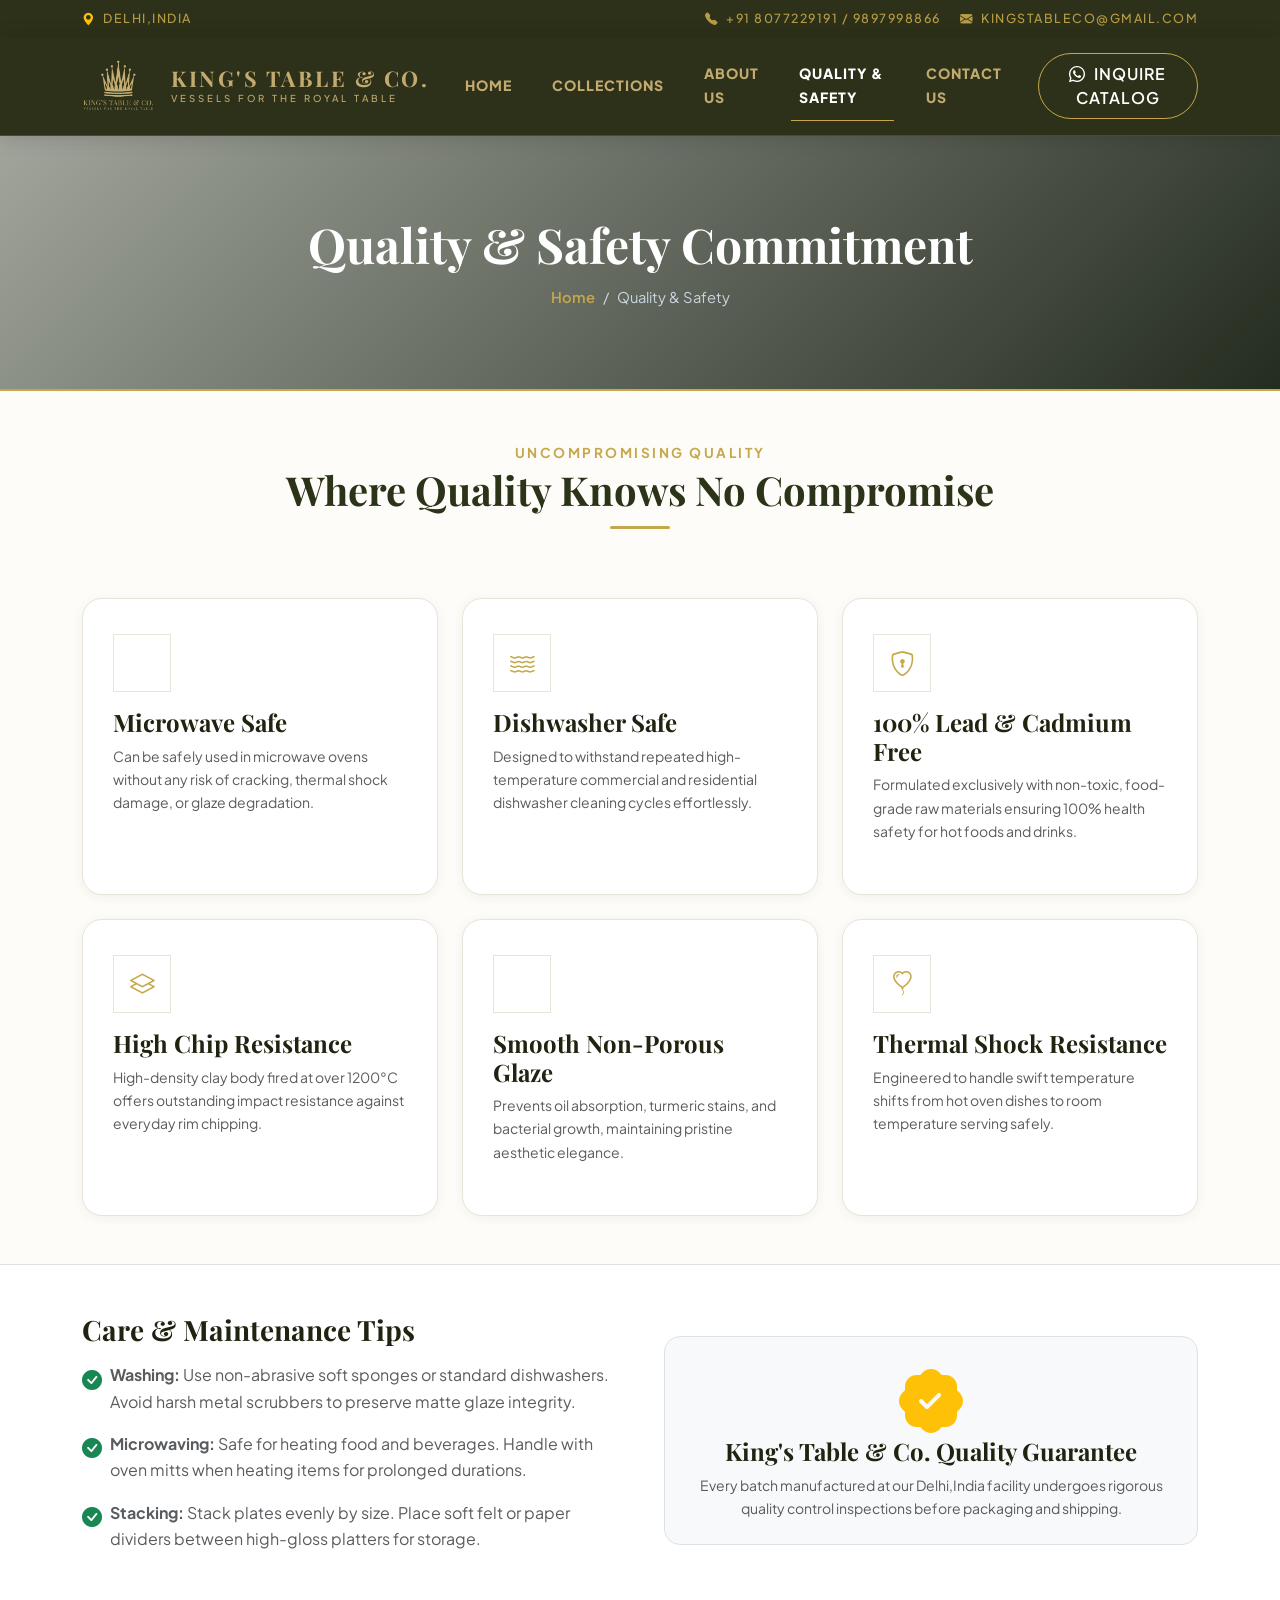
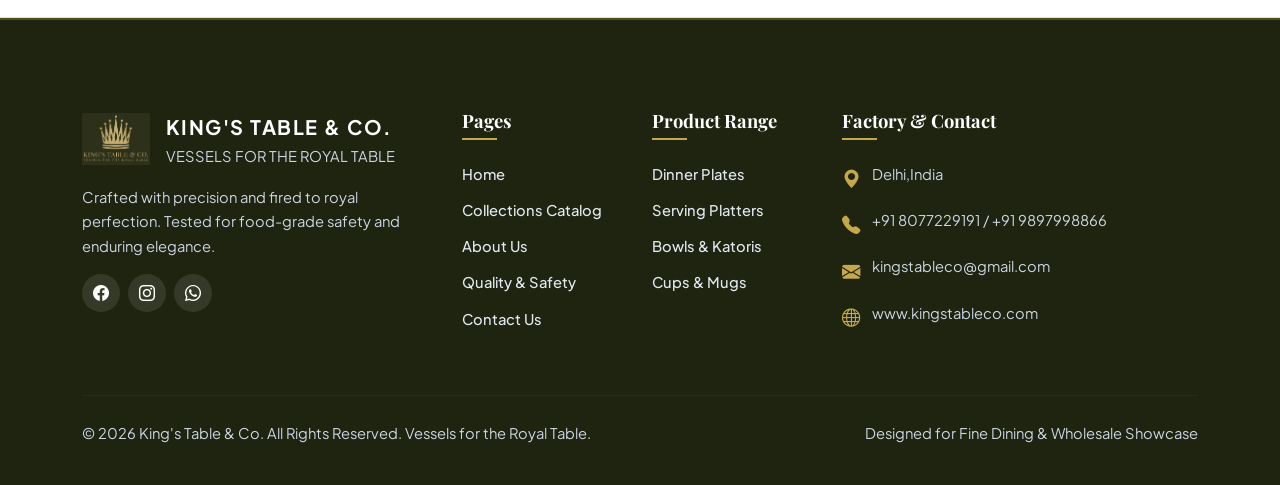
<file: quality.html>
<!DOCTYPE html>
<html lang="en">
<head>
  <meta charset="UTF-8">
  <meta name="viewport" content="width=device-width, initial-scale=1.0">
  <title>King's Table & Co. | Quality Standards & Food Safety</title>
  <meta name="description" content="Discover King's Table & Co.'s commitment to food-safe, lead-free, microwave-safe, and dishwasher-durable royal ceramic tableware standards.">
  
  <!-- Google Fonts -->
  <link rel="preconnect" href="https://fonts.googleapis.com">
  <link rel="preconnect" href="https://fonts.gstatic.com" crossorigin>
  <link href="https://fonts.googleapis.com/css2?family=Playfair+Display:ital,wght@0,500;0,700;0,800;1,400&family=Plus+Jakarta+Sans:wght@400;500;600;700&display=swap" rel="stylesheet">
  
  <!-- Bootstrap 5 CSS & Icons -->
  <link href="https://cdn.jsdelivr.net/npm/bootstrap@5.3.2/dist/css/bootstrap.min.css" rel="stylesheet">
  <link rel="stylesheet" href="https://cdn.jsdelivr.net/npm/bootstrap-icons@1.11.1/font/bootstrap-icons.css">
  
  <!-- Custom Stylesheet -->
  <link rel="stylesheet" href="styles.css">
</head>
<body>

  <!-- Top Bar -->
  <div class="top-bar d-none d-md-block">
    <div class="container d-flex justify-content-between align-items-center">
      <div><i class="bi bi-geo-alt-fill text-warning me-1"></i> Delhi,India</div>
      <div>
        <span class="me-3"><i class="bi bi-telephone-fill me-1"></i> +91 8077229191 / 9897998866</span>
        <span><i class="bi bi-envelope-fill me-1"></i> kingstableco@gmail.com</span>
      </div>
    </div>
  </div>

  <!-- Navigation Bar -->
  <nav class="navbar navbar-expand-lg sticky-top">
    <div class="container">
      <a class="navbar-brand d-flex align-items-center gap-3" href="index.html">
        <div class="logo-img-wrapper">
          <img src="img/kings_table_logo.jpg" alt="King's Table & Co. Logo" class="logo-img">
        </div>
        <div class="brand-title-group">
          <span class="brand-text">KING'S TABLE & CO.</span>
          <span class="brand-tagline">VESSELS FOR THE ROYAL TABLE</span>
        </div>
      </a>
      <button class="navbar-toggler navbar-dark" type="button" data-bs-toggle="collapse" data-bs-target="#navbarNav">
        <span class="navbar-toggler-icon"></span>
      </button>
      <div class="collapse navbar-collapse" id="navbarNav">
        <ul class="navbar-nav ms-auto align-items-center">
          <li class="nav-item"><a class="nav-link" href="index.html">Home</a></li>
          <li class="nav-item"><a class="nav-link" href="collections.html">Collections</a></li>
          <li class="nav-item"><a class="nav-link" href="about.html">About Us</a></li>
          <li class="nav-item"><a class="nav-link active" href="quality.html">Quality & Safety</a></li>
          <li class="nav-item"><a class="nav-link" href="contact.html">Contact Us</a></li>
          <li class="nav-item ms-lg-3 mt-2 mt-lg-0">
            <a href="https://wa.me/918077229191?text=Hello%20King%27s%20Table%20%26%20Co.%2C%20I%20have%20a%20quality%20inquiry." 
               target="_blank" class="btn btn-primary-custom py-2 px-4 fs-6">
              <i class="bi bi-whatsapp me-1"></i> Inquire Catalog
            </a>
          </li>
        </ul>
      </div>
    </div>
  </nav>

  <!-- Page Header Banner -->
  <section class="page-header-banner">
    <div class="container">
      <h1 class="page-header-title">Quality & Safety Commitment</h1>
      <div class="breadcrumb-custom">
        <a href="index.html">Home</a> <span>/</span> <span>Quality & Safety</span>
      </div>
    </div>
  </section>

  <!-- Quality Pillars Section -->
  <section class="py-5">
    <div class="container">
      <div class="section-title-wrap">
        <span class="section-tag">Uncompromising Quality</span>
        <h2 class="section-title">Where Quality Knows No Compromise</h2>
        <div class="divider-line"></div>
      </div>

      <div class="row g-4 mt-3">
        <div class="col-md-6 col-lg-4">
          <div class="quality-detail-card">
            <div class="feature-icon mb-3"><i class="bi bi-microwave"></i></div>
            <h4 class="fw-bold mb-2">Microwave Safe</h4>
            <p class="text-muted small">Can be safely used in microwave ovens without any risk of cracking, thermal shock damage, or glaze degradation.</p>
          </div>
        </div>

        <div class="col-md-6 col-lg-4">
          <div class="quality-detail-card">
            <div class="feature-icon mb-3"><i class="bi bi-water"></i></div>
            <h4 class="fw-bold mb-2">Dishwasher Safe</h4>
            <p class="text-muted small">Designed to withstand repeated high-temperature commercial and residential dishwasher cleaning cycles effortlessly.</p>
          </div>
        </div>

        <div class="col-md-6 col-lg-4">
          <div class="quality-detail-card">
            <div class="feature-icon mb-3"><i class="bi bi-shield-lock"></i></div>
            <h4 class="fw-bold mb-2">100% Lead & Cadmium Free</h4>
            <p class="text-muted small">Formulated exclusively with non-toxic, food-grade raw materials ensuring 100% health safety for hot foods and drinks.</p>
          </div>
        </div>

        <div class="col-md-6 col-lg-4">
          <div class="quality-detail-card">
            <div class="feature-icon mb-3"><i class="bi bi-layers"></i></div>
            <h4 class="fw-bold mb-2">High Chip Resistance</h4>
            <p class="text-muted small">High-density clay body fired at over 1200°C offers outstanding impact resistance against everyday rim chipping.</p>
          </div>
        </div>

        <div class="col-md-6 col-lg-4">
          <div class="quality-detail-card">
            <div class="feature-icon mb-3"><i class="bi bi-sparkles"></i></div>
            <h4 class="fw-bold mb-2">Smooth Non-Porous Glaze</h4>
            <p class="text-muted small">Prevents oil absorption, turmeric stains, and bacterial growth, maintaining pristine aesthetic elegance.</p>
          </div>
        </div>

        <div class="col-md-6 col-lg-4">
          <div class="quality-detail-card">
            <div class="feature-icon mb-3"><i class="bi bi-balloon-heart"></i></div>
            <h4 class="fw-bold mb-2">Thermal Shock Resistance</h4>
            <p class="text-muted small">Engineered to handle swift temperature shifts from hot oven dishes to room temperature serving safely.</p>
          </div>
        </div>
      </div>
    </div>
  </section>

  <!-- Care Instructions Strip -->
  <section class="bg-white py-5 border-top border-bottom">
    <div class="container">
      <div class="row align-items-center g-5">
        <div class="col-lg-6">
          <h3 class="fw-bold mb-3">Care & Maintenance Tips</h3>
          <ul class="list-unstyled text-muted leading-relaxed">
            <li class="mb-3 d-flex gap-2">
              <i class="bi bi-check-circle-fill text-success fs-5"></i>
              <span><strong>Washing:</strong> Use non-abrasive soft sponges or standard dishwashers. Avoid harsh metal scrubbers to preserve matte glaze integrity.</span>
            </li>
            <li class="mb-3 d-flex gap-2">
              <i class="bi bi-check-circle-fill text-success fs-5"></i>
              <span><strong>Microwaving:</strong> Safe for heating food and beverages. Handle with oven mitts when heating items for prolonged durations.</span>
            </li>
            <li class="mb-3 d-flex gap-2">
              <i class="bi bi-check-circle-fill text-success fs-5"></i>
              <span><strong>Stacking:</strong> Stack plates evenly by size. Place soft felt or paper dividers between high-gloss platters for storage.</span>
            </li>
          </ul>
        </div>
        <div class="col-lg-6">
          <div class="p-4 rounded-4 bg-light border text-center">
            <i class="bi bi-patch-check-fill display-3 text-warning mb-3"></i>
            <h4 class="fw-bold mb-2">King's Table & Co. Quality Guarantee</h4>
            <p class="text-muted small mb-0">Every batch manufactured at our Delhi,India facility undergoes rigorous quality control inspections before packaging and shipping.</p>
          </div>
        </div>
      </div>
    </div>
  </section>

  <!-- High-Contrast Footer Section -->
  <footer class="site-footer">
    <div class="container">
      <div class="row g-4 mb-5">
        <div class="col-lg-4">
          <div class="d-flex align-items-center gap-3 mb-3">
            <div class="logo-img-wrapper">
              <img src="img/kings_table_logo.jpg" alt="King's Table & Co. Logo" class="logo-img" style="height: 52px;">
            </div>
            <div class="brand-title-group">
              <span class="brand-text">KING'S TABLE & CO.</span>
              <span class="brand-tagline">VESSELS FOR THE ROYAL TABLE</span>
            </div>
          </div>
          <p class="mb-3">
            Crafted with precision and fired to royal perfection. Tested for food-grade safety and enduring elegance.
          </p>
          <div class="d-flex gap-2">
            <a href="#" class="social-icon-btn"><i class="bi bi-facebook"></i></a>
            <a href="#" class="social-icon-btn"><i class="bi bi-instagram"></i></a>
            <a href="https://wa.me/918077229191" target="_blank" class="social-icon-btn"><i class="bi bi-whatsapp"></i></a>
          </div>
        </div>
        <div class="col-lg-2 col-md-4">
          <h5 class="footer-title">Pages</h5>
          <ul class="footer-links">
            <li><a href="index.html">Home</a></li>
            <li><a href="collections.html">Collections Catalog</a></li>
            <li><a href="about.html">About Us</a></li>
            <li><a href="quality.html">Quality & Safety</a></li>
            <li><a href="contact.html">Contact Us</a></li>
          </ul>
        </div>
        <div class="col-lg-2 col-md-4">
          <h5 class="footer-title">Product Range</h5>
          <ul class="footer-links">
            <li><a href="collections.html">Dinner Plates</a></li>
            <li><a href="collections.html">Serving Platters</a></li>
            <li><a href="collections.html">Bowls & Katoris</a></li>
            <li><a href="collections.html">Cups & Mugs</a></li>
          </ul>
        </div>
        <div class="col-lg-4 col-md-4">
          <h5 class="footer-title">Factory & Contact</h5>
          <ul class="contact-info-list">
            <li><i class="bi bi-geo-alt-fill"></i> <span>Delhi,India</span></li>
            <li><i class="bi bi-telephone-fill"></i> <span>+91 8077229191 / +91 9897998866</span></li>
            <li><i class="bi bi-envelope-fill"></i> <span>kingstableco@gmail.com</span></li>
            <li><i class="bi bi-globe"></i> <span>www.kingstableco.com</span></li>
          </ul>
        </div>
      </div>
      <hr>
      <div class="d-flex flex-wrap justify-content-between align-items-center small">
        <p class="mb-0">&copy; 2026 King's Table & Co. All Rights Reserved. Vessels for the Royal Table.</p>
        <p class="mb-0">Designed for Fine Dining & Wholesale Showcase</p>
      </div>
    </div>
  </footer>

  <script src="https://cdn.jsdelivr.net/npm/bootstrap@5.3.2/dist/js/bootstrap.bundle.min.js"></script>
  <script src="script.js"></script>
</body>
</html>
</file>
<file: styles.css>
/* ==========================================================================
   KING'S TABLE & CO. - Vessels for the Royal Table Stylesheet
   Theme: Royal Olive Dark Green (#273121) & Champagne Gold (#C6A767)
   ========================================================================== */

:root {
  --primary-color: #C6A84B;        /* Champagne Gold — from logo */
  --primary-hover: #A8893A;
  --secondary-color: #2B3318;      /* Dark Olive Green — from logo */
  --secondary-dark: #1E2410;       /* Deeper Olive */
  --accent-color: #D4AF37;
  --bg-cream: #FDFCF8;             /* Warm white */
  --bg-card: #FFFFFF;
  --text-dark: #1E2410;
  --text-muted: #6B7355;           /* Muted olive-grey */
  --border-light: #E8E4D8;
  --shadow-sm: 0 2px 12px rgba(43, 51, 24, 0.06);
  --shadow-md: 0 6px 24px rgba(43, 51, 24, 0.10);
  --shadow-lg: 0 12px 36px rgba(43, 51, 24, 0.14);
  --font-heading: 'Playfair Display', 'Georgia', serif;
  --font-body: 'Plus Jakarta Sans', -apple-system, BlinkMacSystemFont, sans-serif;
  --radius-card: 0px;
  --transition: all 0.3s ease-in-out;
}

body {
  font-family: var(--font-body);
  background-color: var(--bg-cream);
  color: var(--text-dark);
  line-height: 1.65;
  overflow-x: hidden;
}

h1, h2, h3, h4, h5, h6, .brand-font {
  font-family: var(--font-heading);
}

/* ==========================================
   KEYFRAME ANIMATIONS
   ========================================== */
@keyframes fadeInUp {
  from {
    opacity: 0;
    transform: translateY(30px);
  }
  to {
    opacity: 1;
    transform: translateY(0);
  }
}

@keyframes floatSlow {
  0%, 100% {
    transform: translateY(0);
  }
  50% {
    transform: translateY(-8px);
  }
}

@keyframes pulseGlow {
  0% {
    box-shadow: 0 0 0 0 rgba(194, 122, 88, 0.4);
  }
  70% {
    box-shadow: 0 0 0 15px rgba(194, 122, 88, 0);
  }
  100% {
    box-shadow: 0 0 0 0 rgba(194, 122, 88, 0);
  }
}

.animate-fade-in-up {
  animation: fadeInUp 0.8s ease-out forwards;
}

.animate-float {
  animation: floatSlow 4s ease-in-out infinite;
}

/* --- Top Announcement Bar --- */
.top-bar {
  background-color: #2d3119;   /* Deep Olive */
  color: rgba(198, 168, 75, 0.9);
  font-size: 0.78rem;
  padding: 8px 0;
  letter-spacing: 1.5px;
  font-weight: 500;
  border-bottom: none;
  text-transform: uppercase;
}
.toptext{
  color: #c2aa70;
}

/* --- Navbar --- */
.navbar {
  background: #2d3119;  /* Dark Olive Green from logo */
  padding: 16px 0;
  transition: var(--transition);
  border-bottom: 1px solid rgba(198, 168, 75, 0.2);
  box-shadow: 0 2px 20px rgba(0,0,0,0.15);
}

.navbar-brand .logo-img-wrapper {
  display: inline-flex;
  align-items: center;
  justify-content: center;
  overflow: hidden;
  background: transparent;
  padding: 0;
}

.navbar-brand img.logo-img {
  height: 56px;
  width: auto;
  object-fit: contain;
  filter: drop-shadow(0 2px 4px rgba(0,0,0,0.3));
}

.navbar-brand .brand-title-group {
  display: flex;
  flex-direction: column;
  line-height: 1.1;
}

.navbar-brand span.brand-text {
  font-weight: 700;
  letter-spacing: 2.5px;
  color: #c2aa70;   /* Gold color */
  font-size: 1.35rem;
  font-family: var(--font-heading);
  text-transform: uppercase;
}

.navbar-brand span.brand-tagline {
  font-size: 0.6rem;
  letter-spacing: 3px;
  color: #c2aa70;
  text-transform: uppercase;
  font-weight: 500;
  margin-top: 2px;
}

.nav-link {
  font-weight: 500;
  color: #c2aa70 !important;
  margin: 0 12px;
  position: relative;
  transition: var(--transition);
  letter-spacing: 1px;
  font-size: 0.88rem;
  font-weight: 900;
  text-transform: uppercase;
}

.nav-link:hover, .nav-link.active {
  color: #ffffff !important;
}

.nav-link::after {
  content: '';
  position: absolute;
  width: 0%;
  height: 1px;
  bottom: -4px;
  left: 0;
  background-color: var(--primary-color);
  transition: var(--transition);
}

.nav-link:hover::after, .nav-link.active::after {
  width: 100%;
}

/* Navbar toggler for mobile */
.navbar-toggler {
  border-color: rgba(198, 168, 75, 0.4);
}
.navbar-toggler-icon {
  background-image: url("data:image/svg+xml,%3csvg xmlns='http://www.w3.org/2000/svg' viewBox='0 0 30 30'%3e%3cpath stroke='rgba%28198, 168, 75, 0.9%29' stroke-linecap='round' stroke-miterlimit='10' stroke-width='2' d='M4 7h22M4 15h22M4 23h22'/%3e%3c/svg%3e");
}

/* --- Page Header Banner (For Inner Pages) --- */
.page-header-banner {
  background: linear-gradient(135deg, rgba(39, 49, 33, 0.429) 0%, rgba(27, 35, 22, 0.96) 100%),
              url('https://img.magnific.com/premium-photo/beauty-product-poster_1198941-13519.jpg?w=1480') center/cover no-repeat;
  color: #ffffff;
  padding: 80px 0;
  text-align: center;
  position: relative;
  overflow: hidden;
  border-bottom: 2px solid var(--primary-color);
}

.page-header-title {
  font-size: 3rem;
  font-weight: 700;
  margin-bottom: 12px;
  animation: fadeInUp 0.7s ease-out;
}

.breadcrumb-custom {
  display: flex;
  justify-content: center;
  gap: 8px;
  font-size: 0.92rem;
  color: #cbd5e1;
  animation: fadeInUp 0.9s ease-out;
}

.breadcrumb-custom a {
  color: var(--primary-color);
  text-decoration: none;
  font-weight: 600;
}

/* --- Hero Image Slider / Carousel (Home Page) --- */
.hero-slider-section {
  position: relative;
  background-color: #111111;
  overflow: hidden;
}

.hero-slide-item {
  height: 90vh;
  min-height: 580px;
  background-size: cover;
  background-position: center;
  position: relative;
  display: flex;
  align-items: center;
  justify-content: center;
}

.hero-slide-overlay {
  position: absolute;
  top: 0;
  left: 0;
  width: 100%;
  height: 100%;
  background: linear-gradient(to bottom, rgba(0,0,0,0.3) 0%, rgba(0,0,0,0.65) 100%);
}

.hero-slide-content {
  position: relative;
  z-index: 10;
  color: #ffffff;
  text-align: center;
  max-width: 920px;
  margin: 0 auto;
  padding: 0 20px;
  animation: fadeInUp 0.8s ease-out;
}

.hero-subtitle {
  color: var(--primary-color);
  text-transform: uppercase;
  letter-spacing: 5px;
  font-size: 0.8rem;
  font-weight: 600;
  display: inline-block;
  margin-bottom: 20px;
}

.hero-title {
  font-size: 4.2rem;
  font-weight: 700;
  line-height: 1.1;
  color: #f3efec;
  margin-bottom: 24px;
  font-family: var(--font-heading);
  text-shadow: 0 2px 20px rgba(0,0,0,0.3);
}

.hero-desc {
  font-size: 1.15rem;
  color: rgba(255,255,255,0.85);
  margin-bottom: 36px;
  max-width: 850px;
  margin-left: auto;
  margin-right: auto;
  line-height: 1.7;
}

.carousel-indicators [data-bs-target] {
  width: 8px;
  height: 8px;
  border-radius: 50%;
  background-color: rgba(255,255,255,0.5);
  opacity: 1;
  margin: 0 5px;
  border: none;
  transition: var(--transition);
}

.carousel-indicators .active {
  width: 30px;
  border-radius: 4px;
  background-color: var(--primary-color);
  opacity: 1;
}

.carousel-control-prev, .carousel-control-next {
  width: 44px;
  height: 44px;
  background: rgba(255,255,255,0.15);
  backdrop-filter: blur(6px);
  border: 1px solid rgba(255,255,255,0.25);
  border-radius: 50%;
  top: 50%;
  transform: translateY(-50%);
  margin: 0 16px;
  transition: var(--transition);
}

.carousel-control-prev:hover, .carousel-control-next:hover {
  background: var(--primary-color);
  border-color: var(--primary-color);
  transform: translateY(-50%) scale(1.1);
}

/* Scroll Down Indicator */
.hero-scroll-indicator {
  position: absolute;
  bottom: 32px;
  left: 50%;
  transform: translateX(-50%);
  z-index: 20;
  display: flex;
  flex-direction: column;
  align-items: center;
  gap: 6px;
  color: rgba(255,255,255,0.7);
  font-size: 0.7rem;
  letter-spacing: 2px;
  text-transform: uppercase;
  cursor: pointer;
}

.hero-scroll-indicator .scroll-line {
  width: 1px;
  height: 40px;
  background: linear-gradient(to bottom, rgba(255,255,255,0.7), transparent);
  animation: scrollDown 1.8s ease-in-out infinite;
}

@keyframes scrollDown {
  0% { transform: scaleY(0); transform-origin: top; opacity: 0; }
  50% { opacity: 1; }
  100% { transform: scaleY(1); transform-origin: top; opacity: 0; }
}

/* --- Buttons --- */
.btn-primary-custom {
  background-color: #2d3119;
  border: 1px solid var(--primary-color);
  color: #ffffff;
  padding: 14px 36px;
  font-weight: 600;
  letter-spacing: 1px;
  text-transform: uppercase;
  font-size: 0.85rem;
  border-radius: 54px;
  transition: var(--transition);
  text-decoration: none;
  display: inline-block;
}

.btn-primary-custom:hover {
  background-color: whitesmoke;
  border-color: var(--primary-hover);
  color: #2d3119;
}

.btn-outline-custom {
  background-color: transparent;
  border: 1px solid #ffffff;
  color: #ffffff;
  padding: 14px 36px;
  font-weight: 600;
  letter-spacing: 1px;
  text-transform: uppercase;
  font-size: 0.85rem;
  border-radius: 50px;
  transition: var(--transition);
  text-decoration: none;
  display: inline-block;
}

.btn-outline-custom:hover {
  background-color: #ffffff;
  color: var(--secondary-color);
}

/* --- Features Section --- */
.features-section {
  margin-top: -50px;
  position: relative;
  z-index: 20;
}

.feature-card {
  background: var(--bg-card);
  padding: 26px 20px;
  border-radius: var(--radius-card);
  box-shadow: var(--shadow-md);
  border: 1px solid var(--border-light);
  text-align: center;
  height: 100%;
  transition: var(--transition);
}

.feature-card:hover {
  transform: translateY(-8px);
  box-shadow: var(--shadow-lg);
  border-color: var(--primary-color);
}

.feature-icon {
  width: 58px;
  height: 58px;
  border-radius: 0px;
  background: transparent;
  color: var(--primary-color);
  border: 1px solid var(--border-light);
  display: inline-flex;
  align-items: center;
  justify-content: center;
  font-size: 1.55rem;
  margin-bottom: 14px;
  transition: var(--transition);
}

.feature-card:hover .feature-icon {
  background: var(--secondary-color);
  border-color: var(--secondary-color);
  color: #ffffff;
}

/* --- Section Titles --- */
.section-title-wrap {
  text-align: center;
  margin-bottom: 45px;
}

.section-tag {
  color: var(--primary-color);
  font-weight: 700;
  text-transform: uppercase;
  letter-spacing: 2.5px;
  font-size: 0.85rem;
}

.section-title {
  font-size: 2.5rem;
  font-weight: 700;
  color: var(--secondary-color);
}

.divider-line {
  width: 60px;
  height: 3px;
  background-color: var(--primary-color);
  margin: 12px auto 0;
  border-radius: 2px;
}

/* --- Browse Collection Category Tile Cards --- */
.category-tile-card {
  position: relative;
  display: block;
  text-decoration: none;
  transition: var(--transition);
  text-align: center;
}

.category-tile-img-wrap {
  position: relative;
  width: 100%;
  aspect-ratio: 1 / 1;
  max-width: 220px;
  height: auto;
  border-radius: 50%;
  overflow: hidden;
  margin: 0 auto 20px auto;
}

.category-tile-img-wrap img {
  width: 100%;
  height: 100%;
  object-fit: cover;
  transition: transform 1.2s cubic-bezier(0.25, 0.8, 0.25, 1);
}

.category-tile-card:hover .category-tile-img-wrap img {
  transform: scale(1.08);
}

.category-tile-content {
  color: var(--secondary-color);
}

.category-tile-title {
  font-size: 1rem;
  font-weight: 600;
  margin-bottom: 4px;
  color: var(--secondary-color);
  font-family: var(--font-heading);
  line-height: 1.2;
}

.category-tile-subtitle {
  font-size: 0.7rem;
  color: var(--text-muted);
  text-transform: uppercase;
  letter-spacing: 1px;
  font-weight: 500;
}

/* --- Service & OEM Branding Feature Cards (Homepage New Section 1) --- */
.oem-card {
  background: var(--bg-card);
  border-radius: 20px;
  padding: 40px 30px;
  border: 1px solid var(--border-light);
  transition: var(--transition);
  height: 100%;
}

.oem-card:hover {
  transform: translateY(-8px);
  box-shadow: var(--shadow-md);
  border-color: var(--secondary-color);
}

.oem-icon-wrap {
  width: 60px;
  height: 60px;
  border-radius: 10px;
  background: transparent;
  color: var(--primary-color);
  display: flex;
  align-items: center;
  justify-content: center;
  font-size: 2rem;
  margin-bottom: 24px;
  border: 1px solid var(--border-light);
  transition: var(--transition);
}

.oem-card:hover .oem-icon-wrap {
  background: var(--secondary-color);
  color: #ffffff;
  border-color: var(--secondary-color);
  transform: scale(1.05);
}

/* --- FAQ Accordion (Homepage New Section 2) --- */
.accordion-custom .accordion-item {
  border: none;
  border-bottom: 1px solid var(--border-light);
  border-radius: 0 !important;
  margin-bottom: 0;
  overflow: hidden;
  box-shadow: none;
  background: transparent;
  transition: var(--transition);
}

.accordion-custom .accordion-item:hover {
  border-color: var(--secondary-color);
}

.accordion-custom .accordion-button {
  font-family: var(--font-body);
  font-size: 1rem;
  font-weight: 600;
  color: var(--secondary-color);
  background-color: transparent;
  padding: 24px 0;
  box-shadow: none;
  text-transform: uppercase;
  letter-spacing: 1px;
}

.accordion-custom .accordion-button:not(.collapsed) {
  color: var(--primary-color);
  background-color: transparent;
  box-shadow: none;
}

.accordion-custom .accordion-body {
  padding: 0 0 24px 0;
  color: var(--text-muted);
  line-height: 1.7;
  background-color: transparent;
}

/* --- FAQ Image Showcase Box & Floating Badge --- */
.faq-img-showcase-box {
  position: relative;
  border-radius: 24px;
  overflow: hidden;
  box-shadow: 0 15px 35px rgba(27, 35, 22, 0.18);
  border: 1px solid rgba(198, 167, 103, 0.35);
}

.faq-img-main {
  width: 100%;
  height: 490px;
  object-fit: cover;
  display: block;
  transition: transform 0.6s ease;
}

.faq-img-showcase-box:hover .faq-img-main {
  transform: scale(1.04);
}

.faq-floating-badge {
  position: absolute;
  bottom: 24px;
  left: 20px;
  right: 20px;
  background: #FFFFFF;
  border: 1px solid var(--border-light);
  color: var(--secondary-color);
  padding: 16px 20px;
  border-radius: 0px;
  display: flex;
  align-items: center;
  gap: 14px;
  box-shadow: var(--shadow-md);
}

.faq-badge-icon {
  width: 44px;
  height: 44px;
  border-radius: 0px;
  background: var(--primary-color);
  color: #FFFFFF;
  display: flex;
  align-items: center;
  justify-content: center;
  font-size: 1.4rem;
  flex-shrink: 0;
}

/* --- Brand Stats Counter Strip --- */
.stats-banner {
  background-color: var(--secondary-color);
  color: #ffffff;
  padding: 60px 0;
  position: relative;
}

.stat-counter-box {
  text-align: center;
  transition: var(--transition);
}

.stat-counter-box:hover {
  transform: scale(1.08);
}

.stat-number {
  font-family: var(--font-heading);
  font-size: 3.2rem;
  font-weight: 800;
  color: var(--primary-color);
  line-height: 1;
  margin-bottom: 8px;
}

.stat-label {
  font-size: 0.9rem;
  color: #cbd5e1;
  text-transform: uppercase;
  letter-spacing: 1px;
}

/* --- Testimonials Section --- */
.testimonial-card {
  background: var(--bg-card);
  border-radius: 0px;
  padding: 40px;
  border: 1px solid var(--border-light);
  height: 100%;
  display: flex;
  flex-direction: column;
  justify-content: space-between;
  transition: var(--transition);
}

.testimonial-card:hover {
  transform: translateY(-4px);
  box-shadow: var(--shadow-md);
  border-color: var(--secondary-color);
}

.star-rating {
  color: #f59e0b;
  font-size: 1rem;
  margin-bottom: 12px;
}

/* --- Category Filter Buttons --- */
.filter-btn-group {
  display: flex;
  flex-wrap: wrap;
  justify-content: center;
  gap: 25px;
  margin-bottom: 40px;
}

.filter-btn {
  background: transparent;
  border: none;
  color: var(--text-muted);
  padding: 8px 0;
  font-weight: 600;
  font-size: 0.9rem;
  letter-spacing: 1px;
  text-transform: uppercase;
  cursor: pointer;
  transition: var(--transition);
  position: relative;
}

.filter-btn::after {
  content: '';
  position: absolute;
  width: 0%;
  height: 2px;
  bottom: 0;
  left: 0;
  background-color: var(--primary-color);
  transition: var(--transition);
}

.filter-btn:hover, .filter-btn.active {
  color: var(--secondary-color);
}

.filter-btn:hover::after, .filter-btn.active::after {
  width: 100%;
}

/* --- Product Cards --- */
.product-card {
  background: #2d31191a;
  border-radius: 20px;
  border: 1px solid transparent;
  overflow: hidden;
  transition: var(--transition);
  height: 100%;
  padding-bottom: 20px;
  display: flex;
  flex-direction: column;
}

.product-card:hover {
  transform: translateY(-4px);
  box-shadow: var(--shadow-sm);
  background-color: #E8E4D8;
}

.product-img-wrap {
  position: relative;
  width: 100%;
  height: 280px;
  background-color: #FAFAFA;
  overflow: hidden;
  display: flex;
  align-items: center;
  justify-content: center;
}

.product-img-wrap img {
  width: 100%;
  height: 100%;
  object-fit: cover;
  border-radius: 10px;
  transition: transform 0.8s ease;
}

.product-card:hover .product-img-wrap img {
  transform: scale(1.05);
}

.product-badge {
  position: absolute;
  top: 14px;
  left: 14px;
  background: rgba(44, 53, 57, 0.85);
  color: #ffffff;
  backdrop-filter: blur(4px);
  font-size: 0.75rem;
  font-weight: 600;
  padding: 4px 12px;
  border-radius: 20px;
  letter-spacing: 0.5px;
}

.product-colors-preview {
  position: absolute;
  bottom: 12px;
  right: 12px;
  display: flex;
  gap: 4px;
  background: rgba(255, 255, 255, 0.85);
  backdrop-filter: blur(4px);
  padding: 4px 8px;
  border-radius: 12px;
}

.color-dot {
  width: 12px;
  height: 12px;
  border-radius: 50%;
  border: 1px solid rgba(0, 0, 0, 0.15);
}

.product-body {
  padding: 20px;
  display: flex;
  flex-direction: column;
  flex-grow: 1;
}

.product-category {
  font-size: 0.8rem;
  font-weight: 700;
  color: var(--primary-color);
  text-transform: uppercase;
  letter-spacing: 1px;
}

.product-title {
  font-size: 1.25rem;
  font-weight: 700;
  color: var(--secondary-color);
  margin: 6px 0 10px;
}

.product-specs-pills {
  display: flex;
  flex-wrap: wrap;
  gap: 6px;
  margin-bottom: 16px;
}

.spec-pill {
  background: transparent;
  border: 1px solid var(--border-light);
  color: var(--text-muted);
  font-size: 0.72rem;
  text-transform: uppercase;
  letter-spacing: 0.5px;
  font-weight: 600;
  padding: 4px 10px;
  border-radius: 2px;
}

.product-footer {
  margin-top: auto;
  padding-top: 18px;
  border-top: 1px solid var(--border-light);
  display: flex;
  align-items: center;
  justify-content: space-between;
}

.btn-view-spec {
  background-color: transparent;
  color: var(--secondary-color);
  border: 1px solid var(--secondary-color);
  font-weight: 600;
  font-size: 0.8rem;
  letter-spacing: 1px;
  text-transform: uppercase;
  border-radius: 9px;
  padding: 10px 16px;
  transition: var(--transition);
  width: 100%;
}

.product-card:hover .btn-view-spec {
  background-color: var(--secondary-color);
  border-color: var(--secondary-color);
  color: #ffffff;
}

/* --- Process / Craft Timeline (About Page Polish) --- */
.process-step-card {
  background: #ffffff;
  padding: 32px 24px;
  border-radius: 20px;
  border: 1px solid var(--border-light);
  box-shadow: var(--shadow-sm);
  text-align: center;
  height: 100%;
  position: relative;
  transition: var(--transition);
}

.process-step-card:hover {
  transform: translateY(-8px);
  box-shadow: var(--shadow-lg);
  border-color: var(--primary-color);
}

.process-step-number {
  width: 48px;
  height: 48px;
  background: var(--primary-color);
  color: #fff;
  font-weight: 800;
  font-size: 1.25rem;
  border-radius: 50%;
  display: flex;
  align-items: center;
  justify-content: center;
  margin: 0 auto 16px;
  box-shadow: 0 4px 12px rgba(194, 122, 88, 0.3);
}

/* --- Detailed Quality Card (Quality Page) --- */
.quality-detail-card {
  background: #ffffff;
  border-radius: 20px;
  padding: 35px 30px;
  border: 1px solid var(--border-light);
  box-shadow: var(--shadow-sm);
  height: 100%;
  transition: var(--transition);
}

.quality-detail-card:hover {
  box-shadow: var(--shadow-lg);
  border-color: var(--primary-color);
  transform: translateY(-5px);
}

/* --- Contact Form & Info (Contact Page) --- */
.contact-card {
  background: #ffffff;
  border-radius: 20px;
  padding: 35px 30px;
  border: 1px solid var(--border-light);
  box-shadow: var(--shadow-md);
}

.contact-icon-box {
  width: 50px;
  height: 50px;
  border-radius: 12px;
  background: rgba(198, 167, 103, 0.15);
  color: var(--primary-color);
  display: flex;
  align-items: center;
  justify-content: center;
  font-size: 1.3rem;
  flex-shrink: 0;
}

/* --- Catalog Banner CTA & Embedded Quick Inquiry Form --- */
.catalog-cta-banner {
  background: linear-gradient(135deg, rgba(39, 49, 33, 0.94) 0%, rgba(21, 27, 18, 0.96) 100%),
              url('img/banner2.jpeg') center/cover no-repeat;
  border: 1px solid rgba(198, 167, 103, 0.45);
  color: #ffffff;
  border-radius: 28px;
  padding: 54px 48px;
  box-shadow: 0 25px 60px rgba(15, 20, 13, 0.25);
  margin-bottom: 0;
  position: relative;
  z-index: 5;
  overflow: hidden;
}

.catalog-cta-banner h2 {
  font-family: var(--font-heading);
  letter-spacing: 0.5px;
}

.quick-inquiry-card {
  background: rgba(30, 38, 25, 0.85);
  backdrop-filter: blur(12px);
  -webkit-backdrop-filter: blur(12px);
  border: 1px solid rgba(198, 167, 103, 0.35);
  border-radius: 20px;
  padding: 24px;
  box-shadow: 0 10px 30px rgba(0, 0, 0, 0.3);
}

.quick-input {
  background: rgba(255, 255, 255, 0.08) !important;
  border: 1px solid rgba(198, 167, 103, 0.3) !important;
  color: #ffffff !important;
  border-radius: 12px !important;
  font-size: 0.88rem;
  padding: 10px 14px;
  transition: var(--transition);
}

.quick-input::placeholder {
  color: rgba(255, 255, 255, 0.5) !important;
}

.quick-input:focus {
  background: rgba(255, 255, 255, 0.15) !important;
  border-color: var(--primary-color) !important;
  box-shadow: 0 0 10px rgba(198, 167, 103, 0.3) !important;
}

.quick-input option {
  background-color: #273121 !important;
  color: #ffffff !important;
}

/* ==========================================
   FOOTER STYLING (High Contrast & Clear Layout)
   ========================================== */


   
   
.site-footer {
  background-color: var(--secondary-dark);    /* Deep Olive from logo */
  border-top: 2px solid rgba(198, 168, 75, 0.3);
  color: rgba(255,255,255,0.75);
  padding-top: 90px;
  padding-bottom: 40px;
  position: relative;
  z-index: 1;
}

.site-footer .brand-text {
  color: #ffffff !important;
  font-weight: 700;
  letter-spacing: 1.5px;
  font-size: 1.25rem;
}

.site-footer p, 
.site-footer span, 
.site-footer li {
  color: #cbd5e1;
  font-size: 0.92rem;
  line-height: 1.65;
}

.site-footer .footer-title {
  color: #ffffff;
  font-size: 1.15rem;
  font-weight: 700;
  margin-bottom: 22px;
  font-family: var(--font-heading);
  position: relative;
  padding-bottom: 8px;
}

.site-footer .footer-title::after {
  content: '';
  position: absolute;
  left: 0;
  bottom: 0;
  width: 35px;
  height: 2px;
  background-color: var(--primary-color);
}

.site-footer .footer-links {
  list-style: none;
  padding: 0;
  margin: 0;
}

.site-footer .footer-links li {
  margin-bottom: 12px;
}

.site-footer .footer-links a {
  color: #e2e8f0;
  text-decoration: none;
  font-weight: 500;
  transition: var(--transition);
  display: inline-block;
}

.site-footer .footer-links a:hover {
  color: var(--primary-color);
  transform: translateX(4px);
}

.site-footer .contact-info-list {
  list-style: none;
  padding: 0;
  margin: 0;
}

.site-footer .contact-info-list li {
  margin-bottom: 14px;
  display: flex;
  align-items: flex-start;
  gap: 12px;
  color: #e2e8f0;
}

.site-footer .contact-info-list i {
  color: var(--primary-color);
  font-size: 1.15rem;
  margin-top: 2px;
  flex-shrink: 0;
}

.site-footer hr {
  border-color: rgba(255, 255, 255, 0.15);
  margin-top: 40px;
  margin-bottom: 25px;
}

.social-icon-btn {
  width: 38px;
  height: 38px;
  border-radius: 50%;
  background: rgba(255, 255, 255, 0.1);
  color: #ffffff;
  display: inline-flex;
  align-items: center;
  justify-content: center;
  transition: var(--transition);
  text-decoration: none;
}

.social-icon-btn:hover {
  background: var(--primary-color);
  color: #ffffff;
  transform: translateY(-3px);
}

/* --- Product Detail Modal --- */
/* --- Product Detail Modal (Luxury Royal Theme) --- */
.modal-backdrop.show {
  background-color: rgba(15, 20, 13, 0.82);
  backdrop-filter: blur(10px);
  -webkit-backdrop-filter: blur(10px);
}

.modal-content {
  border-radius: 24px;
  border: 1px solid rgba(198, 167, 103, 0.4);
  background: var(--bg-cream);
  box-shadow: 0 25px 60px rgba(0, 0, 0, 0.45);
  overflow: hidden;
  animation: fadeInUp 0.4s cubic-bezier(0.16, 1, 0.3, 1);
}

.modal-header {
  border-bottom: 1px solid rgba(198, 167, 103, 0.25);
  background: linear-gradient(135deg, #273121 0%, #1b2316 100%);
  padding: 20px 28px;
  color: #ffffff;
}

.modal-title {
  font-family: var(--font-heading);
  font-weight: 700;
  color: #ffffff;
  font-size: 1.35rem;
  letter-spacing: 0.5px;
}

.modal-badge-custom {
  background: linear-gradient(135deg, #c6a767 0%, #b59554 100%) !important;
  color: #1c2417 !important;
  font-weight: 700;
  letter-spacing: 1px;
  text-transform: uppercase;
  font-size: 0.72rem;
  padding: 5px 14px;
  border-radius: 20px;
  box-shadow: 0 2px 8px rgba(198, 167, 103, 0.3);
}

.modal-header .btn-close {
  filter: invert(1) grayscale(100%) brightness(200%);
  opacity: 0.8;
  transition: var(--transition);
  padding: 10px;
}

.modal-header .btn-close:hover {
  opacity: 1;
  transform: rotate(90deg);
}

.modal-body {
  padding: 32px 28px;
}

.modal-product-img {
  width: 100%;
  height: 330px;
  object-fit: cover;
  border-radius: 16px;
  box-shadow: 0 10px 30px rgba(27, 35, 22, 0.15);
  border: 1px solid rgba(198, 167, 103, 0.3);
  transition: var(--transition);
}

.modal-product-img:hover {
  transform: scale(1.02);
}

.spec-table th {
  font-weight: 700;
  color: #273121;
  width: 38%;
  font-size: 0.9rem;
}

.spec-table td {
  color: #4a5568;
  font-weight: 500;
  font-size: 0.9rem;
}

.inquiry-btn-group {
  display: flex;
  gap: 14px;
  margin-top: 24px;
}

.btn-whatsapp {
  background: linear-gradient(135deg, #25D366 0%, #128C7E 100%);
  color: #ffffff;
  border: none;
  font-weight: 700;
  letter-spacing: 0.3px;
  border-radius: 30px;
  padding: 12px 22px;
  transition: var(--transition);
  text-decoration: none;
  display: inline-flex;
  align-items: center;
  justify-content: center;
  box-shadow: 0 6px 18px rgba(37, 211, 102, 0.35);
}

.btn-whatsapp:hover {
  background: linear-gradient(135deg, #1eb956 0%, #0e7065 100%);
  color: #ffffff;
  transform: translateY(-2px);
  box-shadow: 0 10px 24px rgba(37, 211, 102, 0.45);
}

.btn-email-inquire {
  background: linear-gradient(135deg, #273121 0%, #1b2316 100%);
  color: var(--primary-color);
  border: 1px solid rgba(198, 167, 103, 0.5);
  font-weight: 700;
  letter-spacing: 0.3px;
  border-radius: 30px;
  padding: 12px 22px;
  transition: var(--transition);
  text-decoration: none;
  display: inline-flex;
  align-items: center;
  justify-content: center;
  box-shadow: 0 6px 18px rgba(27, 35, 22, 0.25);
}

.btn-email-inquire:hover {
  background: var(--primary-color);
  color: #1c2417;
  border-color: var(--primary-color);
  transform: translateY(-2px);
  box-shadow: 0 10px 24px rgba(198, 167, 103, 0.4);
}

"/* --- Vision & Mission 2-Card Layout with Top Product Photos --- */
.vision-mission-top-img-section {
  background-color: var(--bg-cream);
  padding: 85px 0;
}

.vm-top-img-card {
  background: #ffffff;
  border-radius: 24px;
  overflow: hidden;
  border: 1px solid var(--border-light);
  box-shadow: 0 12px 30px rgba(39, 49, 33, 0.08);
  transition: var(--transition);
  height: 100%;
  display: flex;
  flex-direction: column;
}

.vm-top-img-card:hover {
  transform: translateY(-8px);
  box-shadow: 0 20px 45px rgba(39, 49, 33, 0.15);
  border-color: var(--primary-color);
}

.vm-card-img-wrapper {
  position: relative;
  height: 240px;
  overflow: hidden;
}

.vm-card-img-wrapper img {
  width: 100%;
  height: 100%;
  object-fit: cover;
  transition: transform 0.5s ease;
}

.vm-top-img-card:hover .vm-card-img-wrapper img {
  transform: scale(1.06);
}

.vm-badge-overlay {
  position: absolute;
  top: 16px;
  right: 16px;
  background: rgba(39, 49, 33, 0.88);
  backdrop-filter: blur(8px);
  -webkit-backdrop-filter: blur(8px);
  color: var(--primary-color);
  font-size: 0.8rem;
  font-weight: 700;
  padding: 6px 14px;
  border-radius: 30px;
  border: 1px solid rgba(198, 167, 103, 0.4);
  letter-spacing: 0.5px;
}

.vm-card-body-clean {
  padding: 32px 28px;
  display: flex;
  flex-direction: column;
  flex-grow: 1;
}

.vm-icon-box-clean {
  width: 54px;
  height: 54px;
  border-radius: 14px;
  background: rgba(198, 167, 103, 0.14);
  color: var(--secondary-color);
  display: inline-flex;
  align-items: center;
  justify-content: center;
  font-size: 1.5rem;
  margin-bottom: 18px;
  border: 1px solid rgba(198, 167, 103, 0.35);
}

.vm-clean-title {
  font-family: var(--font-heading);
  font-size: 1.75rem;
  font-weight: 700;
  color: var(--secondary-color);
  margin-bottom: 12px;
}

.vm-clean-desc {
  color: #4a5568;
  font-size: 0.98rem;
  line-height: 1.68;
  margin-bottom: 20px;
}

.vm-feature-tag-pill {
  margin-top: auto;
  display: inline-flex;
  align-items: center;
  gap: 8px;
  background: #faf8f3;
  border: 1px solid rgba(198, 167, 103, 0.3);
  color: var(--secondary-color);
  font-size: 0.84rem;
  font-weight: 600;
  padding: 8px 16px;
  border-radius: 30px;
}

.vm-feature-tag-pill i {
  color: #c6a767;
}

/* --- Global Trust Stats Counter Strip (For International Clients) --- */
.global-stats-strip {
  background: linear-gradient(135deg, #273121 0%, #171f14 100%);
  border-top: 1px solid rgba(198, 167, 103, 0.35);
  border-bottom: 1px solid rgba(198, 167, 103, 0.35);
  padding: 50px 0;
  color: #ffffff;
}

.stat-item-box {
  text-align: center;
  padding: 15px 10px;
}

.stat-number {
  font-family: var(--font-heading);
  font-size: 3.2rem;
  font-weight: 800;
  color: var(--primary-color);
  line-height: 1;
  margin-bottom: 8px;
}

.stat-title {
  font-size: 1.05rem;
  font-weight: 700;
  color: #ffffff;
  margin-bottom: 4px;
}

.stat-desc {
  font-size: 0.84rem;
  color: rgba(255, 255, 255, 0.7);
  margin: 0;
}

/* --- Dual Framed Image Box (Heritage Story) --- */
.heritage-dual-img-box {
  position: relative;
  padding-bottom: 30px;
  padding-right: 30px;
}

.heritage-main-img {
  width: 100%;
  height: 440px;
  object-fit: cover;
  border-radius: 28px;
  border: 2px solid rgba(198, 167, 103, 0.4);
  box-shadow: 0 20px 40px rgba(39, 49, 33, 0.18);
}

.heritage-overlay-badge {
  position: absolute;
  bottom: 0;
  right: 0;
  background: rgba(39, 49, 33, 0.94);
  backdrop-filter: blur(12px);
  -webkit-backdrop-filter: blur(12px);
  border: 1px solid rgba(198, 167, 103, 0.5);
  border-radius: 20px;
  padding: 16px 22px;
  color: #ffffff;
  display: flex;
  align-items: center;
  gap: 14px;
  box-shadow: 0 15px 35px rgba(0, 0, 0, 0.3);
}

.heritage-overlay-badge i {
  font-size: 1.8rem;
  color: var(--primary-color);
}

/* --- Global Export & OEM/ODM Capabilities Grid --- */
.export-capabilities-section {
  background-color: #ffffff;
  padding: 85px 0;
}

.export-capability-card {
  background: var(--bg-cream);
  border-radius: 24px;
  padding: 36px 28px;
  border: 1px solid var(--border-light);
  box-shadow: 0 8px 25px rgba(0, 0, 0, 0.04);
  transition: var(--transition);
  height: 100%;
  display: flex;
  flex-direction: column;
}

.export-capability-card:hover {
  transform: translateY(-8px);
  background: #ffffff;
  box-shadow: 0 20px 45px rgba(39, 49, 33, 0.12);
  border-color: var(--primary-color);
}

.export-icon-circle {
  width: 58px;
  height: 58px;
  border-radius: 16px;
  background: linear-gradient(135deg, rgba(198, 167, 103, 0.2) 0%, rgba(198, 167, 103, 0.08) 100%);
  border: 1px solid rgba(198, 167, 103, 0.4);
  color: var(--secondary-color);
  display: flex;
  align-items: center;
  justify-content: center;
  font-size: 1.6rem;
  margin-bottom: 22px;
  transition: var(--transition);
}

.export-capability-card:hover .export-icon-circle {
  background: var(--secondary-color);
  color: var(--primary-color);
}

.export-card-title {
  font-family: var(--font-heading);
  font-size: 1.35rem;
  font-weight: 700;
  color: var(--secondary-color);
  margin-bottom: 12px;
}

.export-card-desc {
  color: #4a5568;
  font-size: 0.94rem;
  line-height: 1.65;
  margin: 0;
}

/* ==========================================
   COMPREHENSIVE RESPONSIVE DESIGN (Tablets & Mobile Phones)
   ========================================== */

/* --- Tablets & Medium Screens (max-width: 991.98px) --- */
@media (max-width: 991.98px) {
  /* Navigation & Brand */
  .navbar-brand span.brand-text {
    font-size: 1.1rem;
    letter-spacing: 1px;
  }
  .brand-tagline {
    font-size: 0.65rem;
    letter-spacing: 1px;
  }
  .logo-img {
    height: 42px;
  }

  /* Page Header Banner */
  .page-header-banner {
    padding: 60px 20px;
  }
  .page-header-title {
    font-size: 2.2rem;
  }

  /* Hero Slider */
  .hero-slide-item {
    height: 500px;
  }
  .hero-title {
    font-size: 2.5rem;
  }
  .hero-desc {
    font-size: 1rem;
  }

  /* Stats Counter Strip */
  .stat-number {
    font-size: 2.5rem;
  }
  .stat-title {
    font-size: 0.95rem;
  }

  /* Heritage Image Box */
  .heritage-dual-img-box {
    padding-bottom: 0;
    padding-right: 0;
  }
  .heritage-main-img {
    height: 360px;
  }
  .heritage-overlay-badge {
    position: relative;
    margin-top: -30px;
    margin-left: 15px;
    margin-right: 15px;
    bottom: auto;
    right: auto;
  }

  /* CTA Banner & Quick Inquiry Form */
  .catalog-cta-banner {
    padding: 36px 24px;
    border-radius: 20px;
  }
  .quick-inquiry-card {
    padding: 20px;
  }

  /* Vision Mission Section */
  .vm-top-img-card {
    margin-bottom: 10px;
  }
  .vm-card-img-wrapper {
    height: 200px;
  }

  /* Site Footer */
  .site-footer {
    padding-top: 70px;
    padding-bottom: 30px;
  }
}

/* --- Mobile Phones & Small Devices (max-width: 575.98px) --- */
@media (max-width: 575.98px) {
  /* Top Announcement Bar */
  .top-bar {
    font-size: 0.78rem;
    padding: 6px 0;
  }

  /* Navbar */
  .navbar {
    padding: 10px 0;
  }
  .navbar-brand span.brand-text {
    font-size: 0.95rem;
    letter-spacing: 0.5px;
  }
  .brand-tagline {
    display: none; /* Hide tagline on very small screens to prevent overflow */
  }
  .logo-img {
    height: 36px;
  }
  .btn-primary-custom {
    padding: 8px 16px;
    font-size: 0.85rem;
  }

  /* Page Banner */
  .page-header-banner {
    padding: 45px 15px;
  }
  .page-header-title {
    font-size: 1.75rem;
  }

  /* Hero Slider */
  .hero-slide-item {
    height: 440px;
  }
  .hero-title {
    font-size: 1.85rem;
    margin-bottom: 14px;
  }
  .hero-desc {
    font-size: 0.92rem;
    margin-bottom: 20px;
  }
  .hero-slide-content .btn {
    width: 100%;
    margin-bottom: 6px;
  }

  /* Stats Counter Strip Grid */
  .global-stats-strip {
    padding: 35px 0;
  }
  .stat-number {
    font-size: 2rem;
  }
  .stat-title {
    font-size: 0.85rem;
  }
  .stat-desc {
    font-size: 0.75rem;
  }

  /* Heritage Image Box */
  .heritage-main-img {
    height: 260px;
    border-radius: 20px;
  }
  .heritage-overlay-badge {
    padding: 12px 14px;
    font-size: 0.85rem;
  }
  .heritage-overlay-badge i {
    font-size: 1.4rem;
  }

  /* Category Tiles & Cards */
  .category-tile-card {
    height: 220px;
    border-radius: 16px;
    padding: 18px;
  }

  /* FAQ Showcase Image Header */
  .faq-showcase-img-box {
    height: 240px;
  }

  /* CTA Banner & Quick Form */
  .catalog-cta-banner {
    padding: 28px 16px;
  }
  .quick-inquiry-card {
    padding: 18px 14px;
  }
  .quick-input {
    font-size: 0.85rem !important;
    padding: 10px 12px !important;
  }

  /* Vision Mission Cards */
  .vm-card-img-wrapper {
    height: 180px;
  }
  .vm-card-body-clean {
    padding: 24px 18px;
  }
  .vm-clean-title {
    font-size: 1.45rem;
  }

  /* Export Capabilities Grid */
  .export-capabilities-section {
    padding: 55px 0;
  }
  .export-capability-card {
    padding: 24px 18px;
    border-radius: 18px;
  }

  /* Section Titles */
  .section-title {
    font-size: 1.85rem;
  }
  .section-tag {
    font-size: 0.78rem;
  }

  /* Modal Adjustments */
  .modal-dialog {
    margin: 10px;
  }
  .product-modal-img-container {
    height: 220px;
  }
}
</file>
